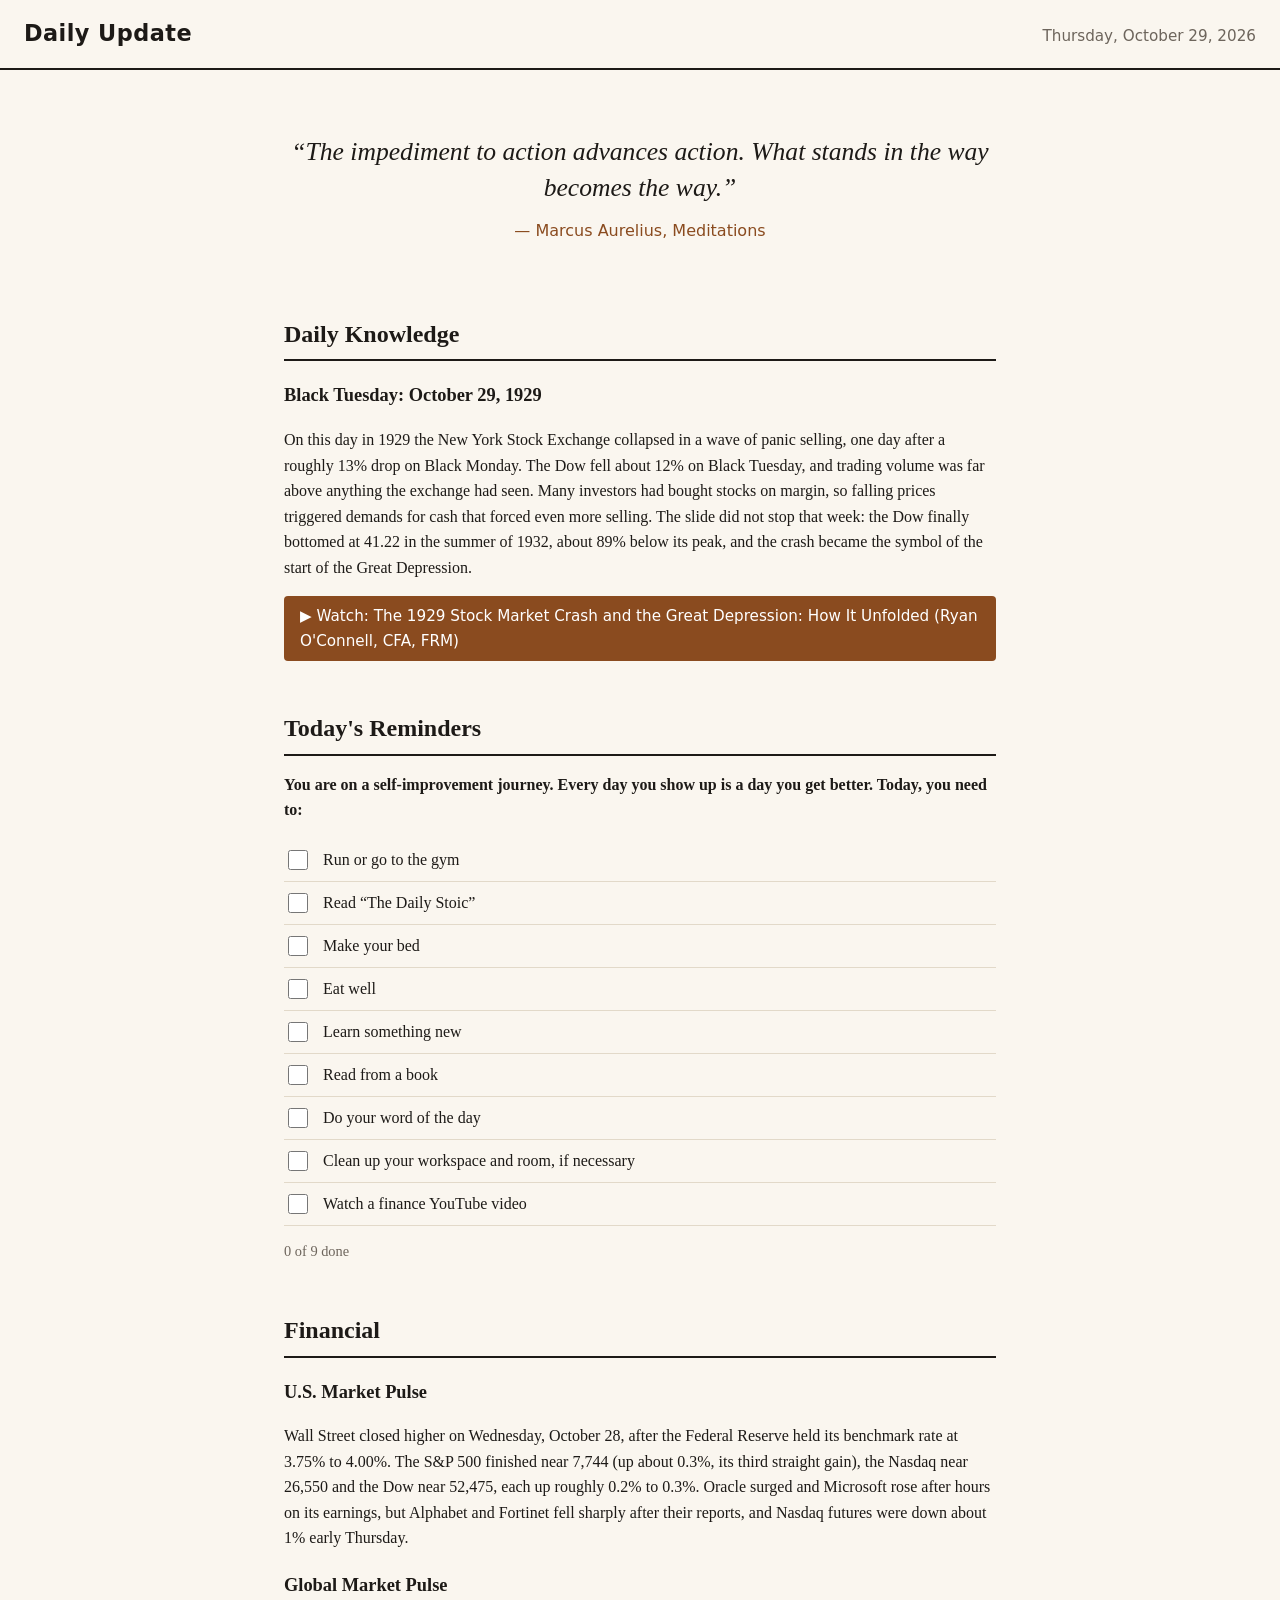
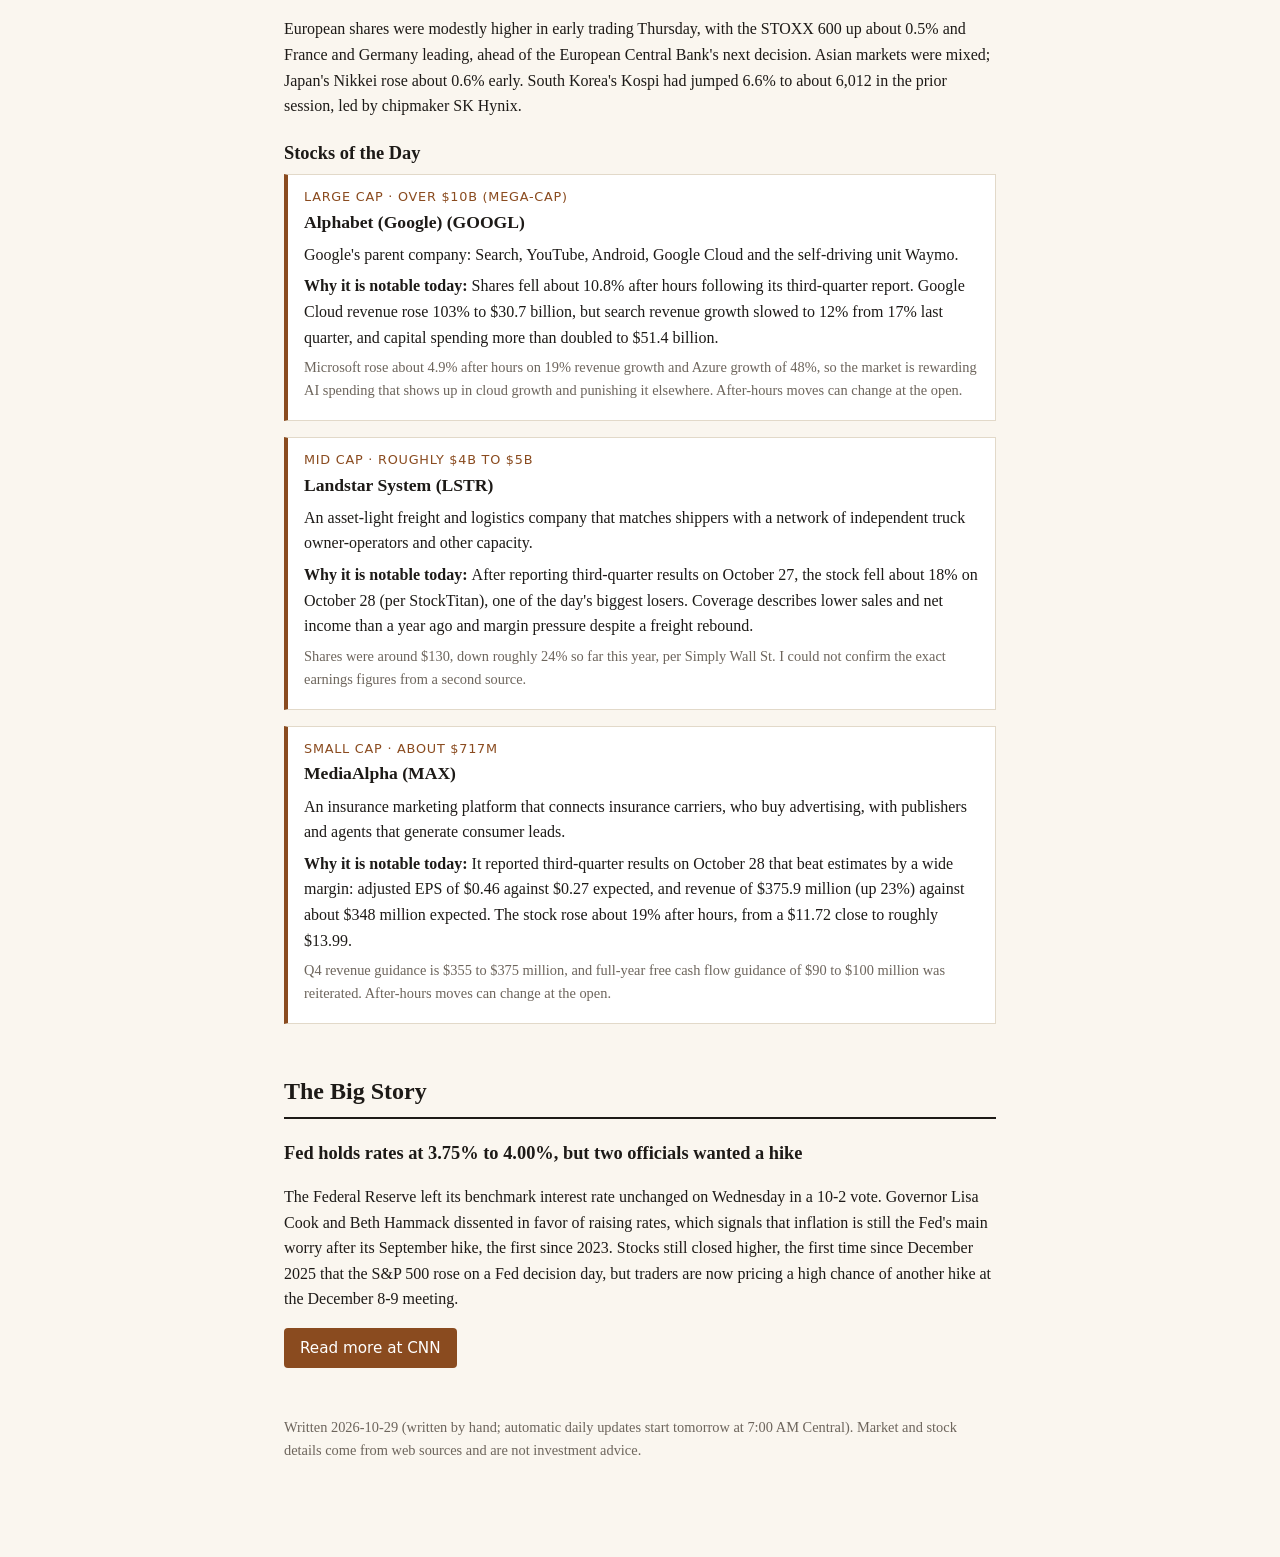
<file: index.html>
<!DOCTYPE html>
<html lang="en">
<head>
  <meta charset="utf-8">
  <meta name="viewport" content="width=device-width, initial-scale=1">
  <title>Daily Update</title>
  <link rel="stylesheet" href="assets/style.css">
</head>
<body>
  <nav class="nav">
    <a class="brand" href="index.html">Daily Update</a>
    <span id="nav-date"></span>
  </nav>

  <main>
    <p id="status" class="placeholder">Loading today's update…</p>

    <div id="content" hidden>
      <section class="quote">
        <blockquote id="quote-text"></blockquote>
        <p id="quote-author"></p>
      </section>

      <section>
        <h2>Daily Knowledge</h2>
        <h3 id="dk-title"></h3>
        <p id="dk-text"></p>
        <p><a id="dk-video" class="button" target="_blank" rel="noopener"></a></p>
      </section>

      <section>
        <h2>Today's Reminders</h2>
        <p class="journey">You are on a self-improvement journey. Every day you show up is a day you get better. Today, you need to:</p>
        <ul id="checklist" class="checklist"></ul>
        <p id="progress" class="muted"></p>
      </section>

      <section>
        <h2>Financial</h2>
        <h3>U.S. Market Pulse</h3>
        <p id="mk-us"></p>
        <h3>Global Market Pulse</h3>
        <p id="mk-global"></p>
        <h3>Stocks of the Day</h3>
        <div id="stocks" class="stocks"></div>
      </section>

      <section>
        <h2>The Big Story</h2>
        <h3 id="bs-headline"></h3>
        <p id="bs-text"></p>
        <p><a id="bs-link" class="button" target="_blank" rel="noopener"></a></p>
      </section>

      <p id="updated" class="muted"></p>
    </div>
  </main>

  <script src="assets/app.js"></script>
</body>
</html>
</file>
<file: assets/style.css>
:root {
  --ink: #1d1a17;
  --paper: #faf6ef;
  --accent: #8a4b1f;
  --muted: #6d655c;
  --rule: #e2d9c9;
}

* { box-sizing: border-box; }

body {
  margin: 0;
  background: var(--paper);
  color: var(--ink);
  font-family: Georgia, "Times New Roman", serif;
  line-height: 1.6;
}

.nav {
  display: flex;
  align-items: baseline;
  gap: 24px;
  padding: 16px 24px;
  border-bottom: 2px solid var(--ink);
}

.nav .brand {
  font-size: 1.4rem;
  font-weight: 700;
  letter-spacing: 0.02em;
  margin-right: auto;
  color: var(--ink);
  text-decoration: none;
}

.nav a {
  color: var(--muted);
  text-decoration: none;
  font-family: system-ui, sans-serif;
  font-size: 0.95rem;
}

.nav a.active { color: var(--accent); border-bottom: 2px solid var(--accent); }

main {
  max-width: 760px;
  margin: 0 auto;
  padding: 40px 24px 80px;
}

h1 { font-size: 2.2rem; margin: 0 0 8px; }

.dateline {
  font-family: system-ui, sans-serif;
  color: var(--muted);
  margin: 0 0 32px;
  padding-bottom: 12px;
  border-bottom: 1px solid var(--rule);
}

.placeholder {
  border: 1px dashed var(--rule);
  padding: 24px;
  color: var(--muted);
}

.nav #nav-date { font-family: system-ui, sans-serif; font-size: 0.95rem; color: var(--muted); }

section { margin: 0 0 48px; }

h2 {
  font-size: 1.5rem;
  margin: 0 0 12px;
  padding-bottom: 6px;
  border-bottom: 2px solid var(--ink);
}

h3 { font-size: 1.15rem; margin: 20px 0 6px; }

.muted { color: var(--muted); font-size: 0.9rem; }

.quote { text-align: center; padding: 24px 0 8px; }
.quote blockquote { margin: 0; font-size: 1.6rem; font-style: italic; line-height: 1.4; }
.quote p { color: var(--accent); font-family: system-ui, sans-serif; margin-top: 12px; }

.button {
  display: inline-block;
  padding: 8px 16px;
  background: var(--accent);
  color: #fff;
  text-decoration: none;
  border-radius: 4px;
  font-family: system-ui, sans-serif;
  font-size: 0.95rem;
}
.button:hover { opacity: 0.88; }

.journey { font-weight: 700; }

.checklist { list-style: none; padding: 0; margin: 0; }
.checklist li { padding: 8px 0; border-bottom: 1px solid var(--rule); }
.checklist label { display: flex; gap: 12px; align-items: center; cursor: pointer; }
.checklist input { width: 20px; height: 20px; accent-color: var(--accent); }
.checklist input:checked + span { text-decoration: line-through; color: var(--muted); }

.stocks { display: grid; gap: 16px; }
.stock { border: 1px solid var(--rule); border-left: 4px solid var(--accent); padding: 12px 16px; background: #fff; }
.stock h4 { margin: 0 0 6px; font-size: 1.1rem; }
.stock p { margin: 6px 0; }
.stock .tag { font-family: system-ui, sans-serif; font-size: 0.8rem; text-transform: uppercase; letter-spacing: 0.06em; color: var(--accent); margin: 0; }
</file>
